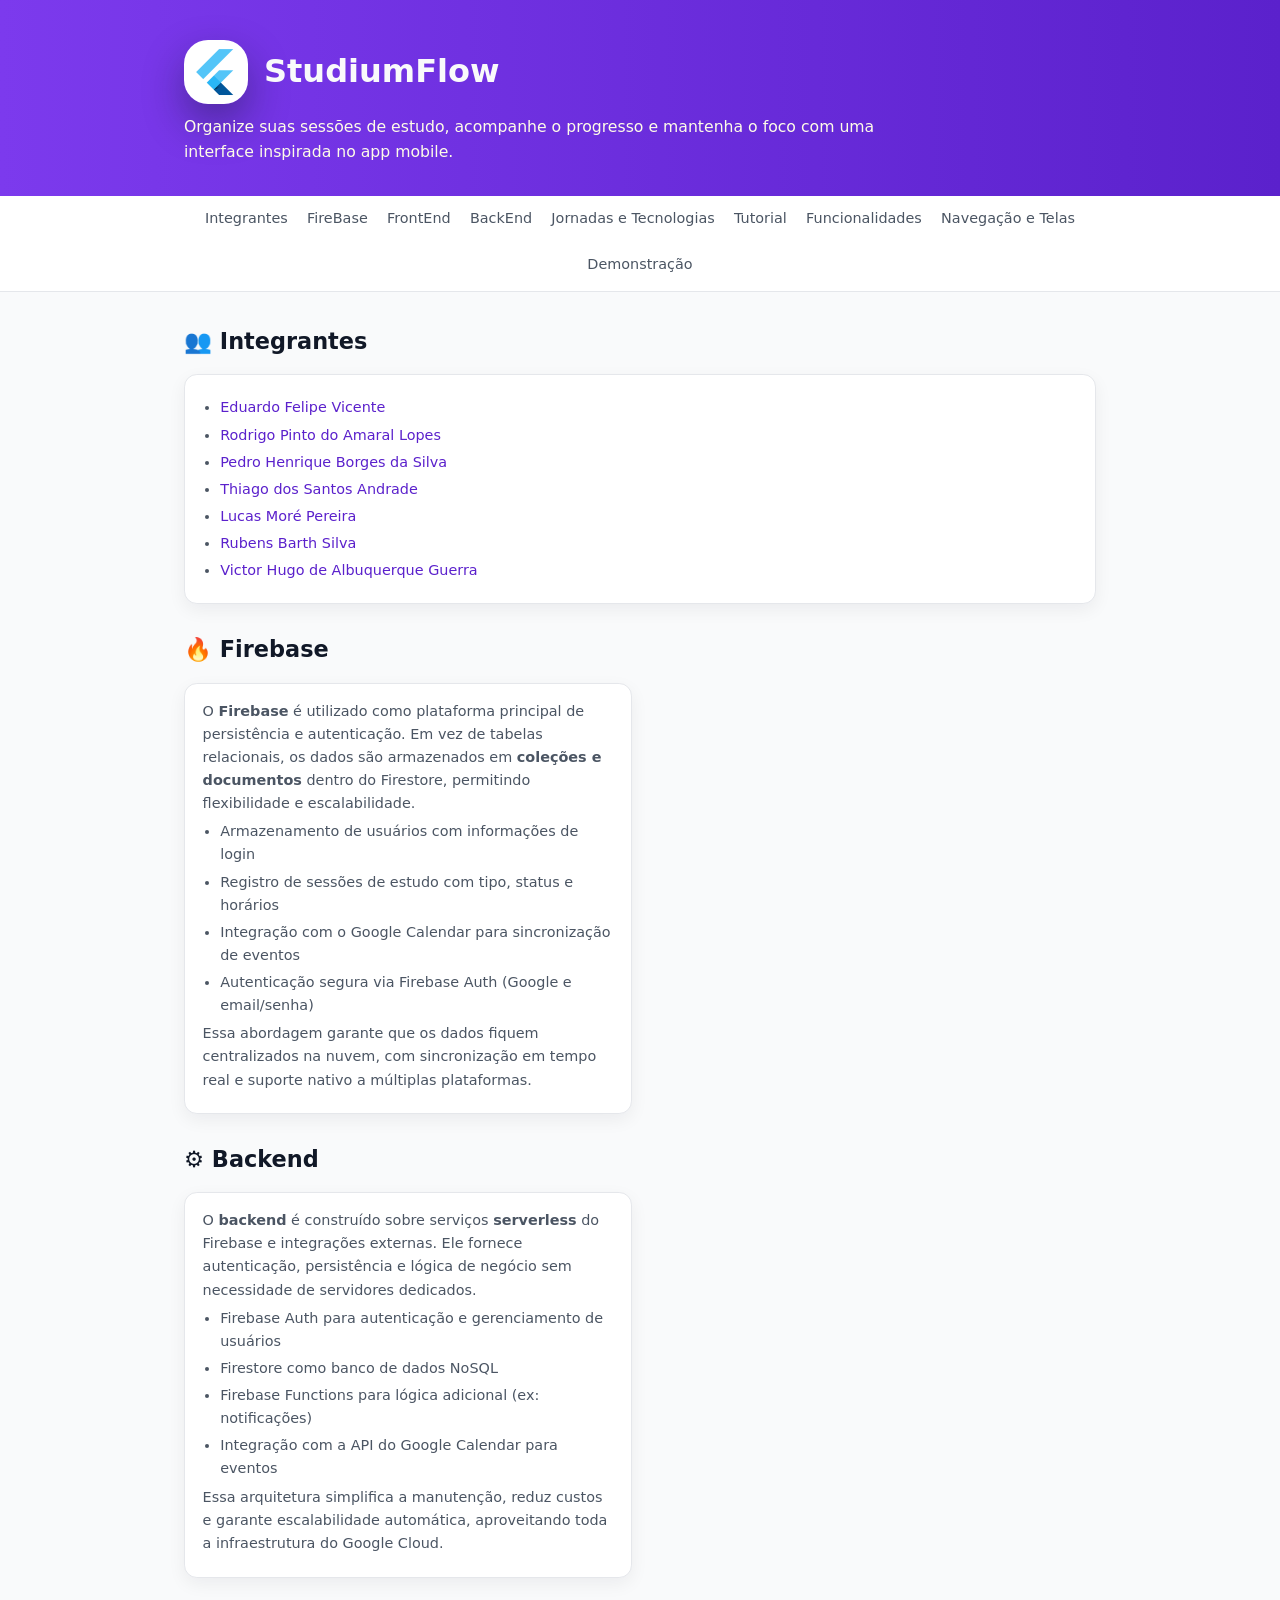
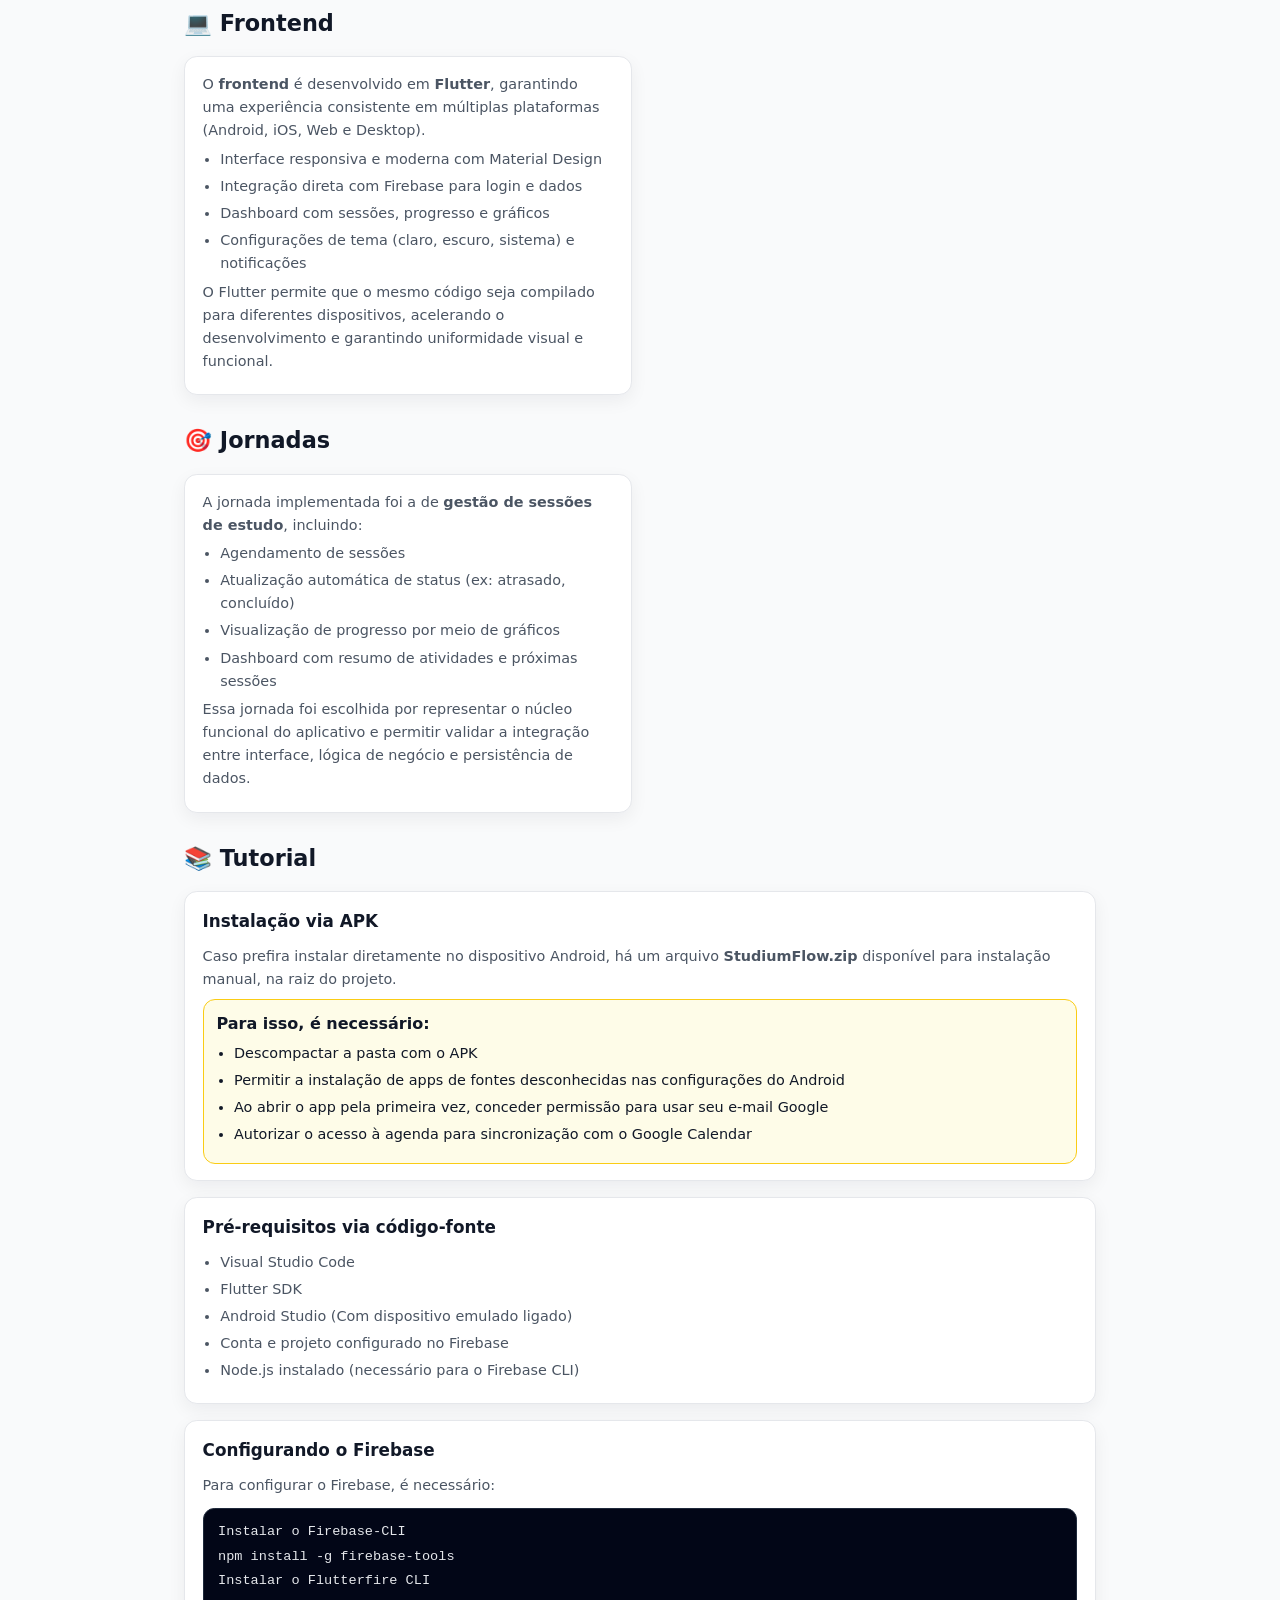
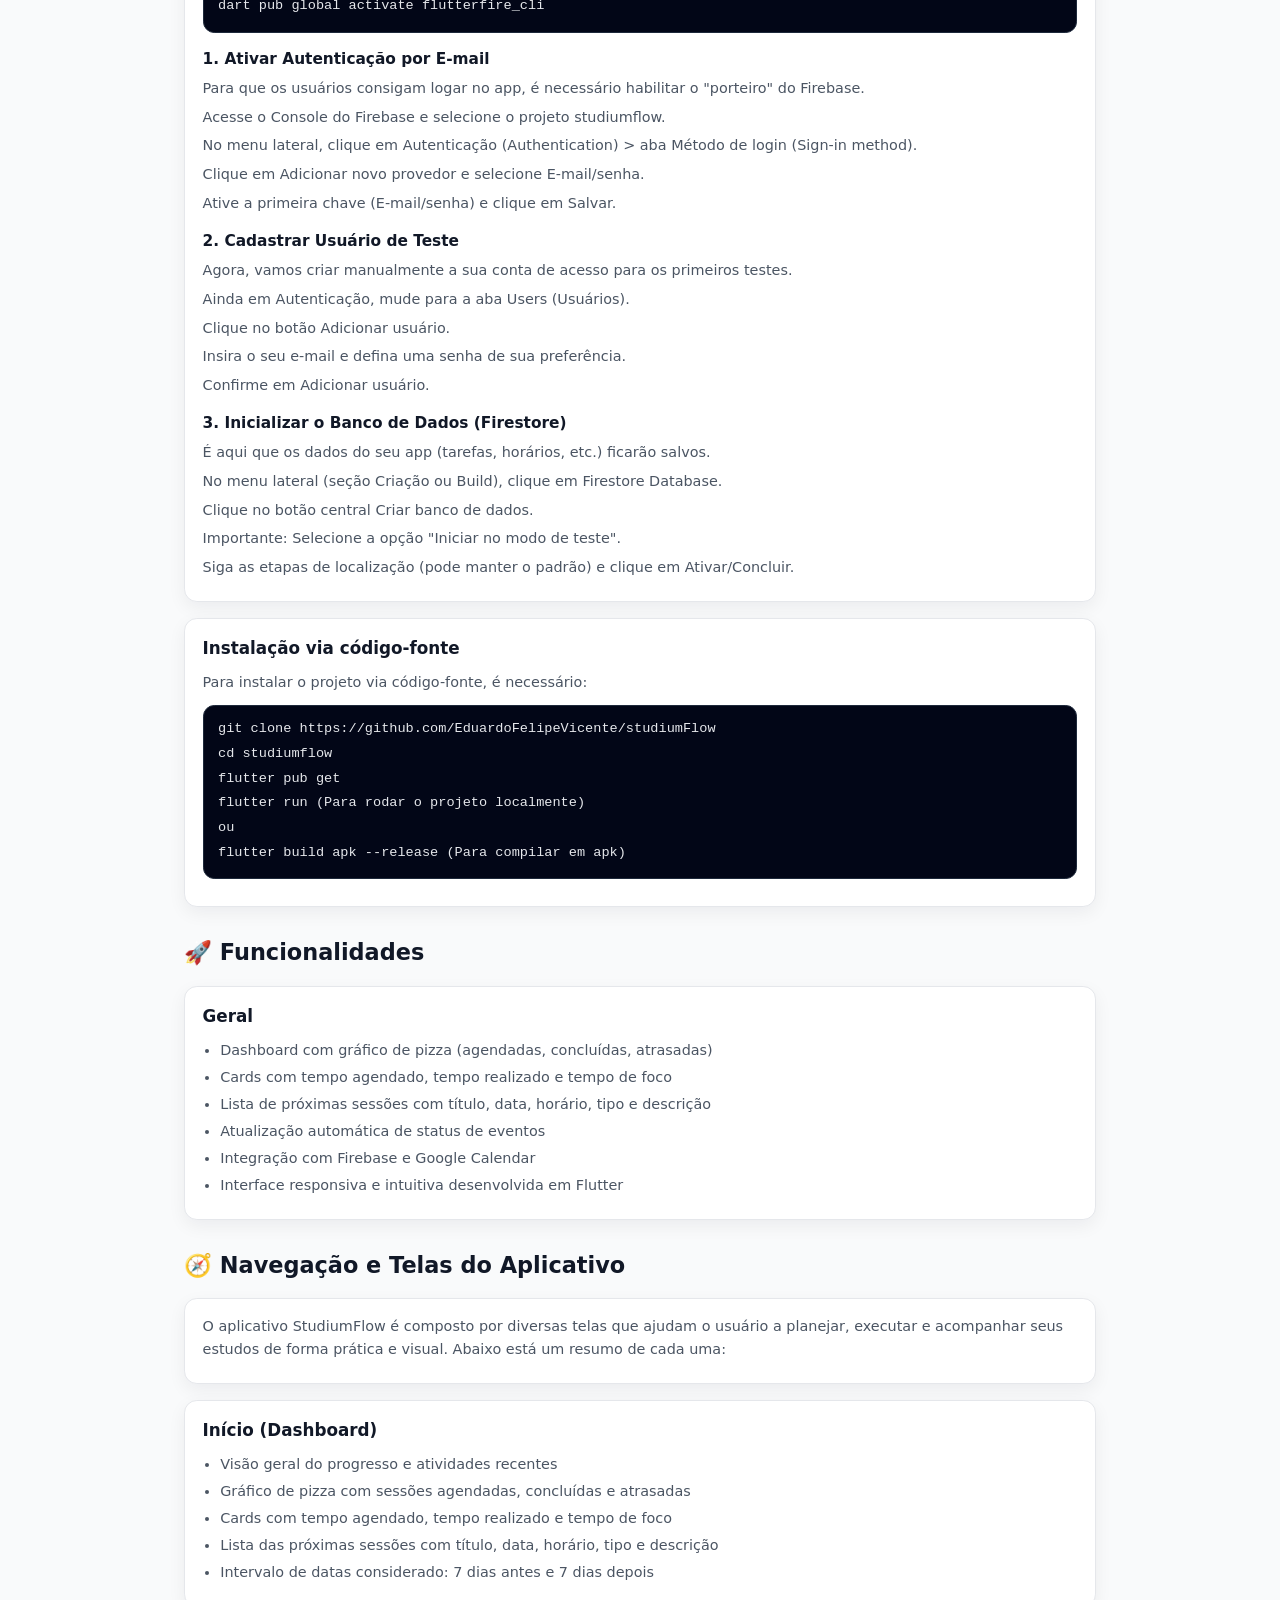
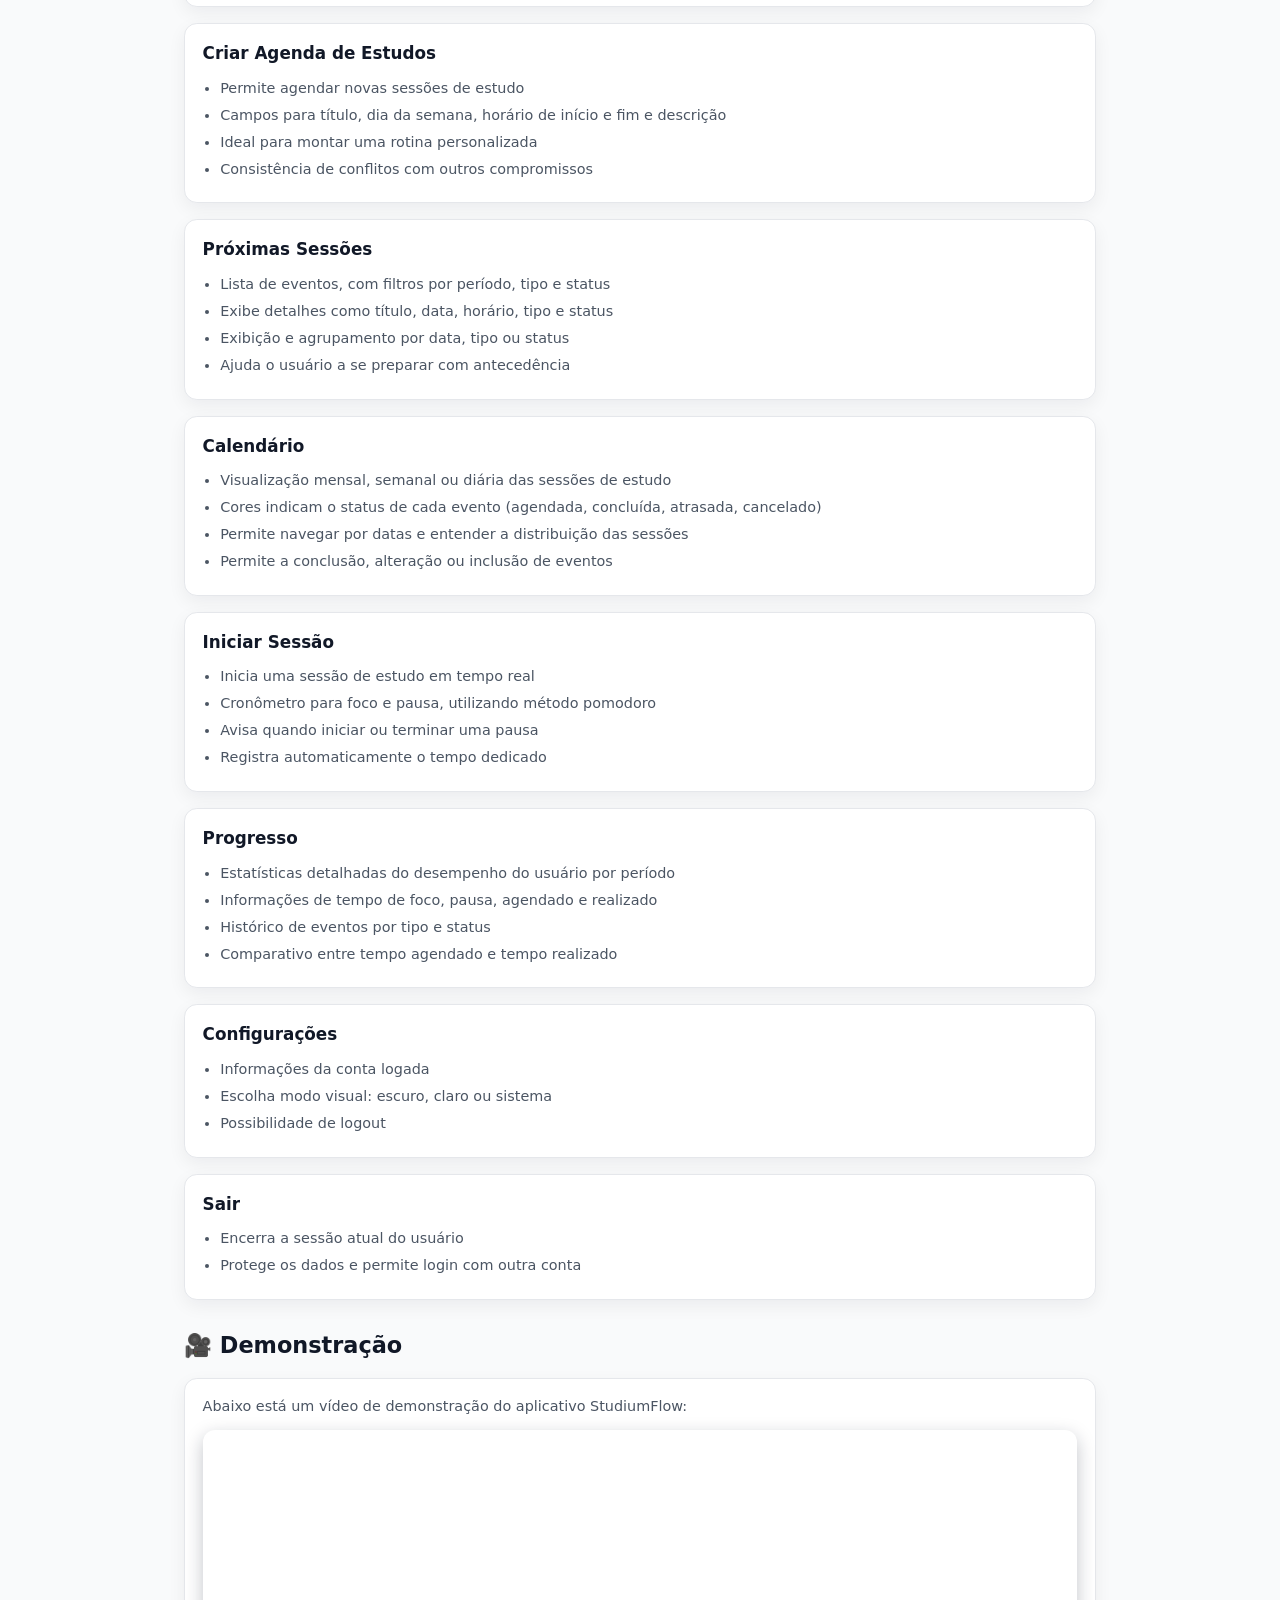
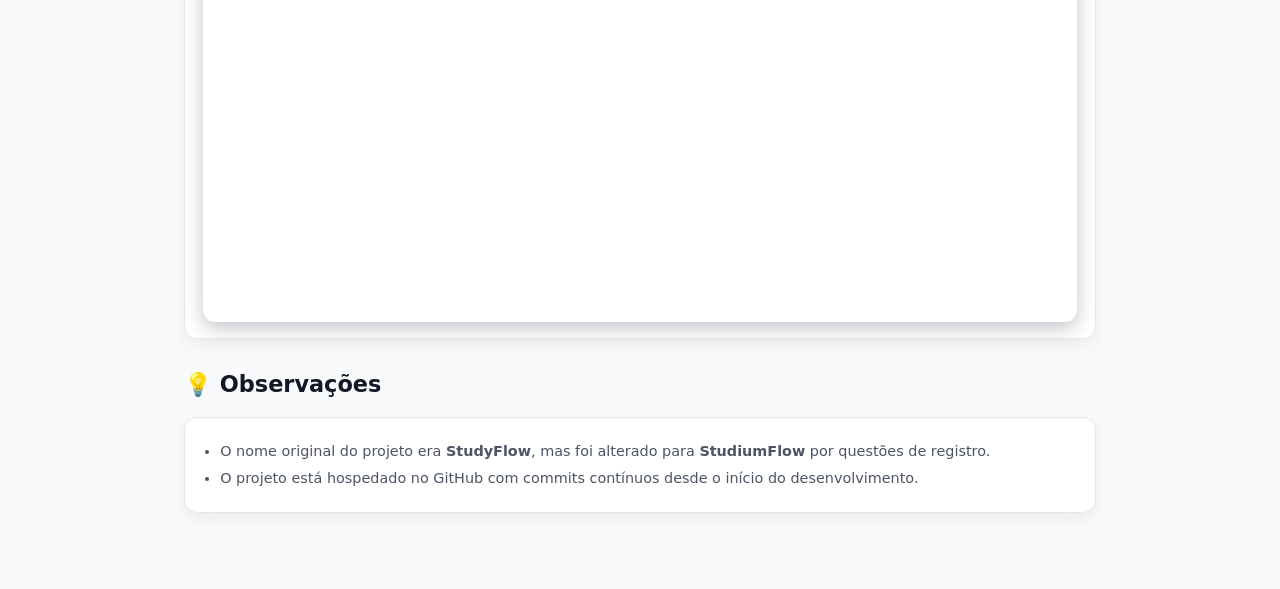
<file: index.html>
<!DOCTYPE html>
<html lang="en-US">
  <head>
    <meta charset="UTF-8">
    <meta http-equiv="X-UA-Compatible" content="IE=edge">
    <meta name="viewport" content="width=device-width, initial-scale=1">

    <!-- Begin Jekyll SEO tag v2.8.0 -->
    <title>StudiumFlow - Apresentação</title>
    <meta name="generator" content="Jekyll v3.10.0" />
    <meta property="og:title" content="StudiumFlow" />
    <link rel="icon" type="image/png" href="icons/favicon.png">
    <meta property="og:locale" content="en_US" />
    <link rel="canonical" href="https://eduardofelipevicente.github.io/studiumFlow/" />
    <meta property="og:url" content="https://eduardofelipevicente.github.io/studiumFlow/" />
    <meta property="og:site_name" content="studiumFlow" />
    <meta property="og:type" content="website" />
    <meta name="twitter:card" content="summary" />
    <meta property="twitter:title" content="StudiumFlow 📚🚀" />
    <script type="application/ld+json">
      {
        "@context": "https://schema.org",
        "@type": "WebSite",
        "headline": "StudiumFlow 📚🚀",
        "name": "studiumFlow",
        "url": "https://eduardofelipevicente.github.io/studiumFlow/"
      }
    </script>
    <!-- End Jekyll SEO tag -->

    <link rel="stylesheet" href="style.css">
  </head>

  <body>
    <section class="hero-layout">
      <div class="hero-inner">
        <div class="hero-copy">
          <div class="hero-title">
            <img src="icons/Icon-512.png" alt="Logo StudiumFlow" class="hero-logo">
            <h1 id="studiumflow-">
                <a href="https://github.com/EduardoFelipeVicente/studiumFlow" class="hero-title-link">
                  StudiumFlow
                </a>
              </h1>
          </div>

          <p class="hero-subtitle">
            Organize suas sessões de estudo, acompanhe o progresso e
            mantenha o foco com uma interface inspirada no app mobile.
          </p>
        </div>
      </div>
    </section>

    <header class="site-header">
      <div class="nav-container">
        <nav class="main-nav">
          <a href="#integrantes">Integrantes</a>
          <a href="#firebase">FireBase</a>
          <a href="#frontend">FrontEnd</a>
          <a href="#backend">BackEnd</a>
          <a href="#jornadas-tecnologias">Jornadas e Tecnologias</a>
          <a href="#tutorial">Tutorial</a>
          <a href="#funcionalidades">Funcionalidades</a>
          <a href="#navegacao-telas">Navegação e Telas</a>
          <a href="#demonstracao">Demonstração</a>
        </nav>
      </div>
    </header>

    <main class="page-shell">
      <section id="integrantes" class="section-card">
        <h2 class="section-title">👥 Integrantes</h2>
        <div class="card-grid">
          <article class="card">
            <ul class="list">
              <li><a href="https://github.com/EduardoFelipeVicente">Eduardo Felipe Vicente</a></li>
              <li><a href="https://github.com/Rodrigo-Amaral1">Rodrigo Pinto do Amaral Lopes</a></li>
              <li><a href="https://github.com/Azgro">Pedro Henrique Borges da Silva</a></li>
              <li><a href="https://github.com/HeedADR">Thiago dos Santos Andrade</a></li>
              <li><a href="https://github.com/lucasmorep">Lucas Moré Pereira</a></li>
              <li><a href="">Rubens Barth Silva</a></li>
              <li><a href="">Victor Hugo de Albuquerque Guerra</a></li>
            </ul>
          </article>
        </div>
      </section>

        <section id="firebase" class="section-card">
            <h2 class="section-title">🔥 Firebase</h2>
            <div class="card-grid two-columns">
                <article class="card">
                    <p class="card-text">
                        O <strong>Firebase</strong> é utilizado como plataforma principal de persistência e autenticação.
                        Em vez de tabelas relacionais, os dados são armazenados em <strong>coleções e documentos</strong>
                        dentro do Firestore, permitindo flexibilidade e escalabilidade.
                    </p>
                    <ul class="list">
                        <li>Armazenamento de usuários com informações de login</li>
                        <li>Registro de sessões de estudo com tipo, status e horários</li>
                        <li>Integração com o Google Calendar para sincronização de eventos</li>
                        <li>Autenticação segura via Firebase Auth (Google e email/senha)</li>
                    </ul>
                    <p class="card-text">
                        Essa abordagem garante que os dados fiquem centralizados na nuvem, com sincronização em tempo real
                        e suporte nativo a múltiplas plataformas.
                    </p>
                </article>
            </div>
        </section>

        <section id="backend" class="section-card">
            <h2 class="section-title">⚙️ Backend</h2>
            <div class="card-grid two-columns">
                <article class="card">
                    <p class="card-text">
                        O <strong>backend</strong> é construído sobre serviços <strong>serverless</strong> do Firebase e
                        integrações externas. Ele fornece autenticação, persistência e lógica de negócio sem necessidade
                        de servidores dedicados.
                    </p>
                    <ul class="list">
                        <li>Firebase Auth para autenticação e gerenciamento de usuários</li>
                        <li>Firestore como banco de dados NoSQL</li>
                        <li>Firebase Functions para lógica adicional (ex: notificações)</li>
                        <li>Integração com a API do Google Calendar para eventos</li>
                    </ul>
                    <p class="card-text">
                        Essa arquitetura simplifica a manutenção, reduz custos e garante escalabilidade automática,
                        aproveitando toda a infraestrutura do Google Cloud.
                    </p>
                </article>
            </div>
        </section>

        <section id="frontend" class="section-card">
            <h2 class="section-title">💻 Frontend</h2>
            <div class="card-grid two-columns">
                <article class="card">
                    <p class="card-text">
                        O <strong>frontend</strong> é desenvolvido em <strong>Flutter</strong>, garantindo uma experiência
                        consistente em múltiplas plataformas (Android, iOS, Web e Desktop).
                    </p>
                    <ul class="list">
                        <li>Interface responsiva e moderna com Material Design</li>
                        <li>Integração direta com Firebase para login e dados</li>
                        <li>Dashboard com sessões, progresso e gráficos</li>
                        <li>Configurações de tema (claro, escuro, sistema) e notificações</li>
                    </ul>
                    <p class="card-text">
                        O Flutter permite que o mesmo código seja compilado para diferentes dispositivos,
                        acelerando o desenvolvimento e garantindo uniformidade visual e funcional.
                    </p>
                </article>
            </div>
        </section>


      <section id="jornadas" class="section-card">
        <h2 class="section-title">🎯 Jornadas</h2>
        <div class="card-grid two-columns">
          <article class="card">
            <p class="card-text">
              A jornada implementada foi a de <strong>gestão de sessões de estudo</strong>, incluindo:
            </p>
            <ul class="list">
              <li>Agendamento de sessões</li>
              <li>Atualização automática de status (ex: atrasado, concluído)</li>
              <li>Visualização de progresso por meio de gráficos</li>
              <li>Dashboard com resumo de atividades e próximas sessões</li>
            </ul>
            <p class="card-text">
              Essa jornada foi escolhida por representar o núcleo funcional do aplicativo e permitir validar a integração entre interface, lógica de negócio e persistência de dados.
            </p>
          </article>
        </div>
      </section>

      <section id="tutorial" class="section-card">
        <h2 class="section-title">📚 Tutorial</h2>
        <div class="card-grid">
          <article class="card">
            <h3 class="card-title">Instalação via APK</h3>
            <p class="card-text">
              Caso prefira instalar diretamente no dispositivo Android, há um arquivo
              <strong>StudiumFlow.zip</strong> disponível para instalação manual, na raiz do projeto.
            </p>
            <div class="alert advice-list">
              <p class="alert-title">Para isso, é necessário:</p>
              <ul class="list">
                <li>Descompactar a pasta com o APK</li>
                <li>Permitir a instalação de apps de fontes desconhecidas nas configurações do Android</li>
                <li>Ao abrir o app pela primeira vez, conceder permissão para usar seu e-mail Google</li>
                <li>Autorizar o acesso à agenda para sincronização com o Google Calendar</li>
              </ul>
            </div>
          </article>

          <article class="card">
            <h3 class="card-title">Pré-requisitos via código-fonte</h3>
            <ul class="list">
              <li>Visual Studio Code</li>
              <li>Flutter SDK</li>
              <li>Android Studio (Com dispositivo emulado ligado)</li>
              <li>Conta e projeto configurado no Firebase</li>
              <li>Node.js instalado (necessário para o Firebase CLI)</li>
            </ul>
          </article>

          <article class="card">
            <h3 class="card-title">Configurando o Firebase</h3>
            <p class="card-text">Para configurar o Firebase, é necessário:</p>
            <div class="code-block">
              <ul class="code-list">
                <li>Instalar o Firebase-CLI</li>
                <li><code>npm install -g firebase-tools</code></li>
                <li>Instalar o Flutterfire CLI</li>
                <li><code>dart pub global activate flutterfire_cli</code></li>
              </ul>
            </div>

            <h4 class="card-subtitle">1. Ativar Autenticação por E-mail</h4>
            <p class="card-text">Para que os usuários consigam logar no app, é necessário habilitar o "porteiro" do Firebase.</p>
            <p class="card-text">Acesse o Console do Firebase e selecione o projeto studiumflow.</p>
            <p class="card-text">No menu lateral, clique em Autenticação (Authentication) &gt; aba Método de login (Sign-in method).</p>
            <p class="card-text">Clique em Adicionar novo provedor e selecione E-mail/senha.</p>
            <p class="card-text">Ative a primeira chave (E-mail/senha) e clique em Salvar.</p>

            <h4 class="card-subtitle">2. Cadastrar Usuário de Teste</h4>
            <p class="card-text">Agora, vamos criar manualmente a sua conta de acesso para os primeiros testes.</p>
            <p class="card-text">Ainda em Autenticação, mude para a aba Users (Usuários).</p>
            <p class="card-text">Clique no botão Adicionar usuário.</p>
            <p class="card-text">Insira o seu e-mail e defina uma senha de sua preferência.</p>
            <p class="card-text">Confirme em Adicionar usuário.</p>

            <h4 class="card-subtitle">3. Inicializar o Banco de Dados (Firestore)</h4>
            <p class="card-text">É aqui que os dados do seu app (tarefas, horários, etc.) ficarão salvos.</p>
            <p class="card-text">No menu lateral (seção Criação ou Build), clique em Firestore Database.</p>
            <p class="card-text">Clique no botão central Criar banco de dados.</p>
            <p class="card-text">Importante: Selecione a opção "Iniciar no modo de teste".</p>
            <p class="card-text">Siga as etapas de localização (pode manter o padrão) e clique em Ativar/Concluir.</p>
          </article>

          <article class="card">
            <h3 class="card-title">Instalação via código-fonte</h3>
            <p class="card-text">Para instalar o projeto via código-fonte, é necessário:</p>
            <div class="code-block">
              <ul class="code-list">
                <li><code>git clone https://github.com/EduardoFelipeVicente/studiumFlow</code></li>
                <li><code>cd studiumflow</code></li>
                <li><code>flutter pub get</code></li>
                <li><code>flutter run</code> (Para rodar o projeto localmente)</li>
                <li>ou</li>
                <li><code>flutter build apk --release</code> (Para compilar em apk)</li>
              </ul>
            </div>
          </article>
        </div>
      </section>

      <section id="funcionalidades" class="section-card">
        <h2 class="section-title">🚀 Funcionalidades</h2>
        <div class="card-grid">
          <article class="card">
            <h3 class="card-title">Geral</h3>
            <ul class="list">
              <li>Dashboard com gráfico de pizza (agendadas, concluídas, atrasadas)</li>
              <li>Cards com tempo agendado, tempo realizado e tempo de foco</li>
              <li>Lista de próximas sessões com título, data, horário, tipo e descrição</li>
              <li>Atualização automática de status de eventos</li>
              <li>Integração com Firebase e Google Calendar</li>
              <li>Interface responsiva e intuitiva desenvolvida em Flutter</li>
            </ul>
          </article>
        </div>
      </section>

      <section id="navegacao-telas" class="section-card">
        <h2 class="section-title">🧭 Navegação e Telas do Aplicativo</h2>
        <div class="card-grid">
          <article class="card">
            <p class="card-text">
              O aplicativo StudiumFlow é composto por diversas telas que ajudam o usuário a planejar, executar e acompanhar seus estudos de forma prática e visual. Abaixo está um resumo de cada uma:
            </p>
          </article>

          <article class="card">
            <h3 class="card-title">Início (Dashboard)</h3>
            <ul class="list">
              <li>Visão geral do progresso e atividades recentes</li>
              <li>Gráfico de pizza com sessões agendadas, concluídas e atrasadas</li>
              <li>Cards com tempo agendado, tempo realizado e tempo de foco</li>
              <li>Lista das próximas sessões com título, data, horário, tipo e descrição</li>
              <li>Intervalo de datas considerado: 7 dias antes e 7 dias depois</li>
            </ul>
          </article>

          <article class="card">
            <h3 class="card-title">Criar Agenda de Estudos</h3>
            <ul class="list">
              <li>Permite agendar novas sessões de estudo</li>
              <li>Campos para título, dia da semana, horário de início e fim e descrição</li>
              <li>Ideal para montar uma rotina personalizada</li>
              <li>Consistência de conflitos com outros compromissos</li>
            </ul>
          </article>

          <article class="card">
            <h3 class="card-title">Próximas Sessões</h3>
            <ul class="list">
              <li>Lista de eventos, com filtros por período, tipo e status</li>
              <li>Exibe detalhes como título, data, horário, tipo e status</li>
              <li>Exibição e agrupamento por data, tipo ou status</li>
              <li>Ajuda o usuário a se preparar com antecedência</li>
            </ul>
          </article>

          <article class="card">
            <h3 class="card-title">Calendário</h3>
            <ul class="list">
              <li>Visualização mensal, semanal ou diária das sessões de estudo</li>
              <li>Cores indicam o status de cada evento (agendada, concluída, atrasada, cancelado)</li>
              <li>Permite navegar por datas e entender a distribuição das sessões</li>
              <li>Permite a conclusão, alteração ou inclusão de eventos</li>
            </ul>
          </article>

          <article class="card">
            <h3 class="card-title">Iniciar Sessão</h3>
            <ul class="list">
              <li>Inicia uma sessão de estudo em tempo real</li>
              <li>Cronômetro para foco e pausa, utilizando método pomodoro</li>
              <li>Avisa quando iniciar ou terminar uma pausa</li>
              <li>Registra automaticamente o tempo dedicado</li>
            </ul>
          </article>

          <article class="card">
            <h3 class="card-title">Progresso</h3>
            <ul class="list">
              <li>Estatísticas detalhadas do desempenho do usuário por período</li>
              <li>Informações de tempo de foco, pausa, agendado e realizado</li>
              <li>Histórico de eventos por tipo e status</li>
              <li>Comparativo entre tempo agendado e tempo realizado</li>
            </ul>
          </article>

          <article class="card">
            <h3 class="card-title">Configurações</h3>
            <ul class="list">
              <li>Informações da conta logada</li>
              <li>Escolha modo visual: escuro, claro ou sistema</li>
              <li>Possibilidade de logout</li>
            </ul>
          </article>

          <article class="card">
            <h3 class="card-title">Sair</h3>
            <ul class="list">
              <li>Encerra a sessão atual do usuário</li>
              <li>Protege os dados e permite login com outra conta</li>
            </ul>
          </article>
        </div>
      </section>

      <section id="demonstracao" class="section-card">
        <h2 class="section-title">🎥 Demonstração</h2>
        <div class="card-grid">
          <article class="card">
            <p class="card-text">
              Abaixo está um vídeo de demonstração do aplicativo StudiumFlow:
            </p>
      
            <div class="video-wrapper">
              <iframe
                src="https://www.youtube.com/embed/AjLPTTvwAYI"
                title="Demonstração StudiumFlow"
                frameborder="0"
                allow="accelerometer; autoplay; clipboard-write; encrypted-media; gyroscope; picture-in-picture; web-share"
                allowfullscreen>
              </iframe>
            </div>
          </article>
        </div>
      </section>

      <section id="observacoes" class="section-card">
        <h2 class="section-title">💡 Observações</h2>
        <div class="card-grid">
          <article class="card">
            <ul class="list">
              <li>O nome original do projeto era <strong>StudyFlow</strong>, mas foi alterado para <strong>StudiumFlow</strong> por questões de registro.</li>
              <li>O projeto está hospedado no GitHub com commits contínuos desde o início do desenvolvimento.</li>
            </ul>
          </article>
        </div>
      </section>
    </main>
  </body>
</html>
</file>
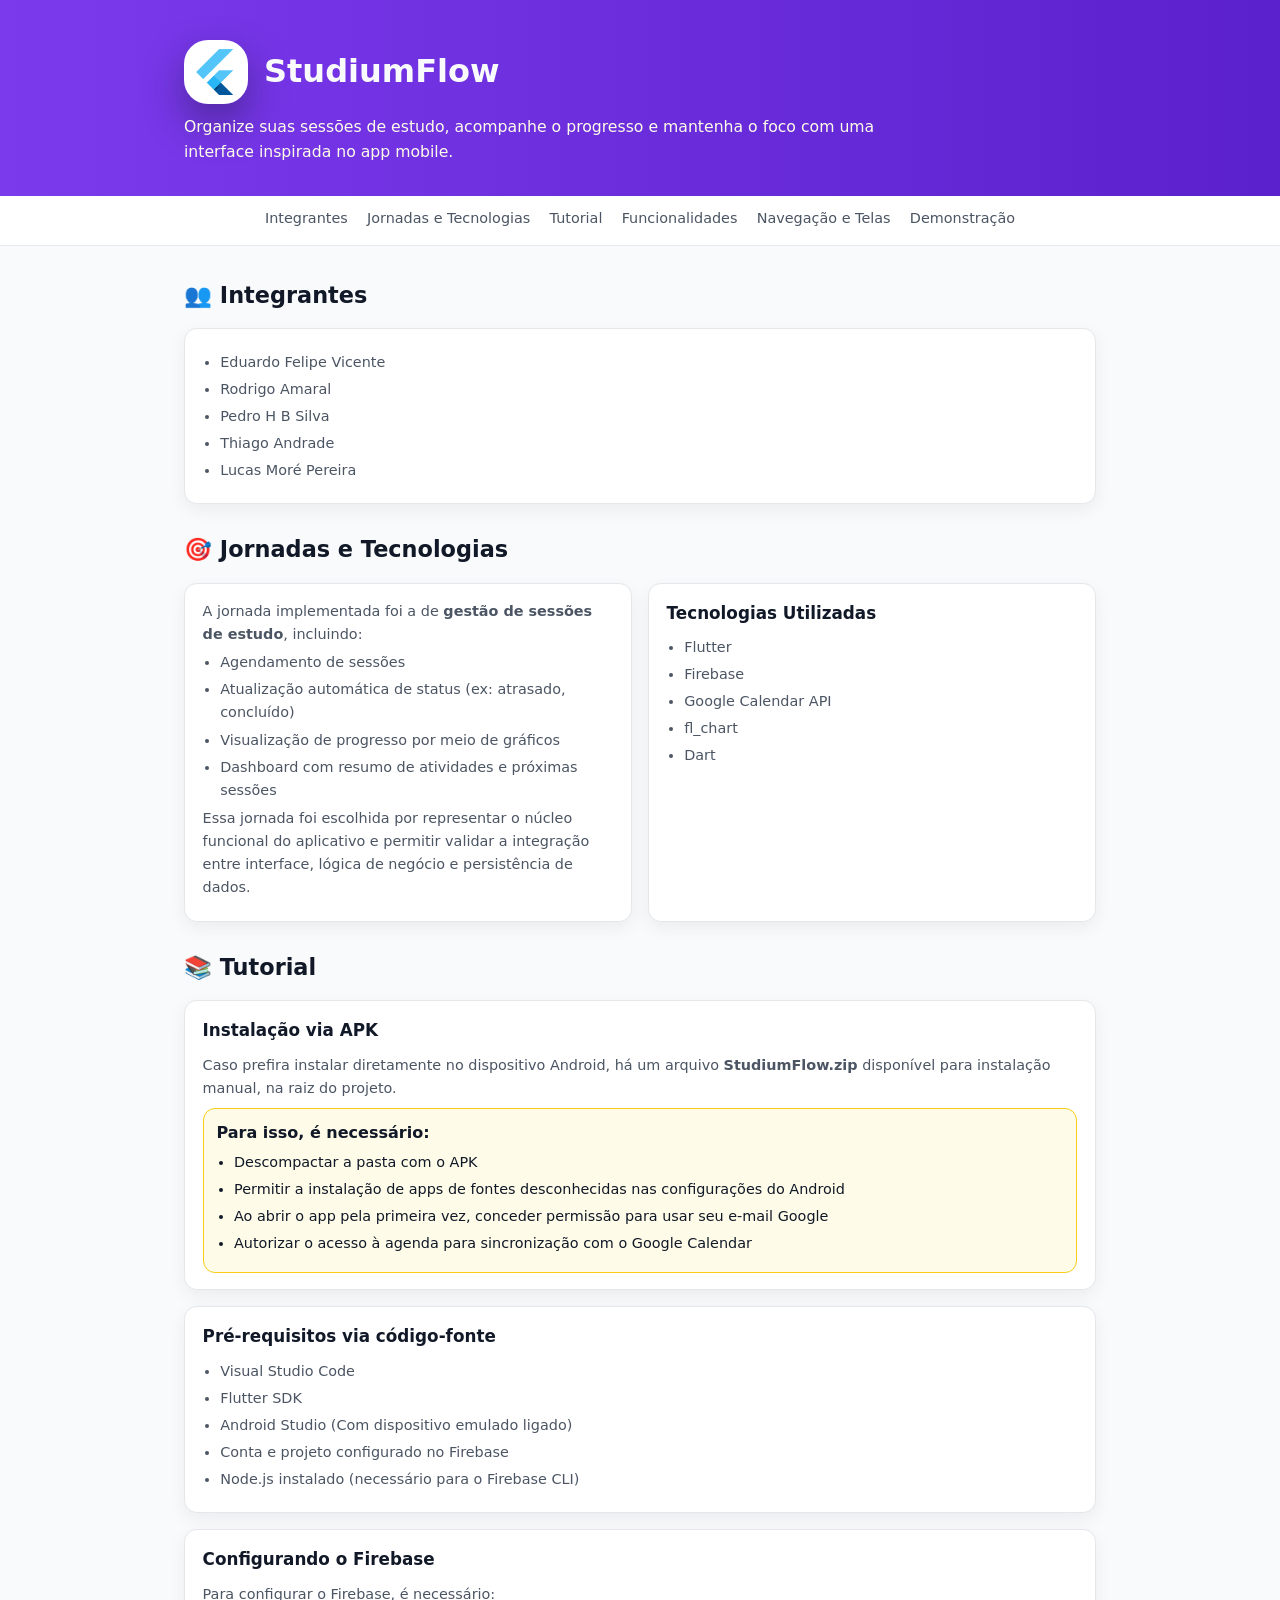
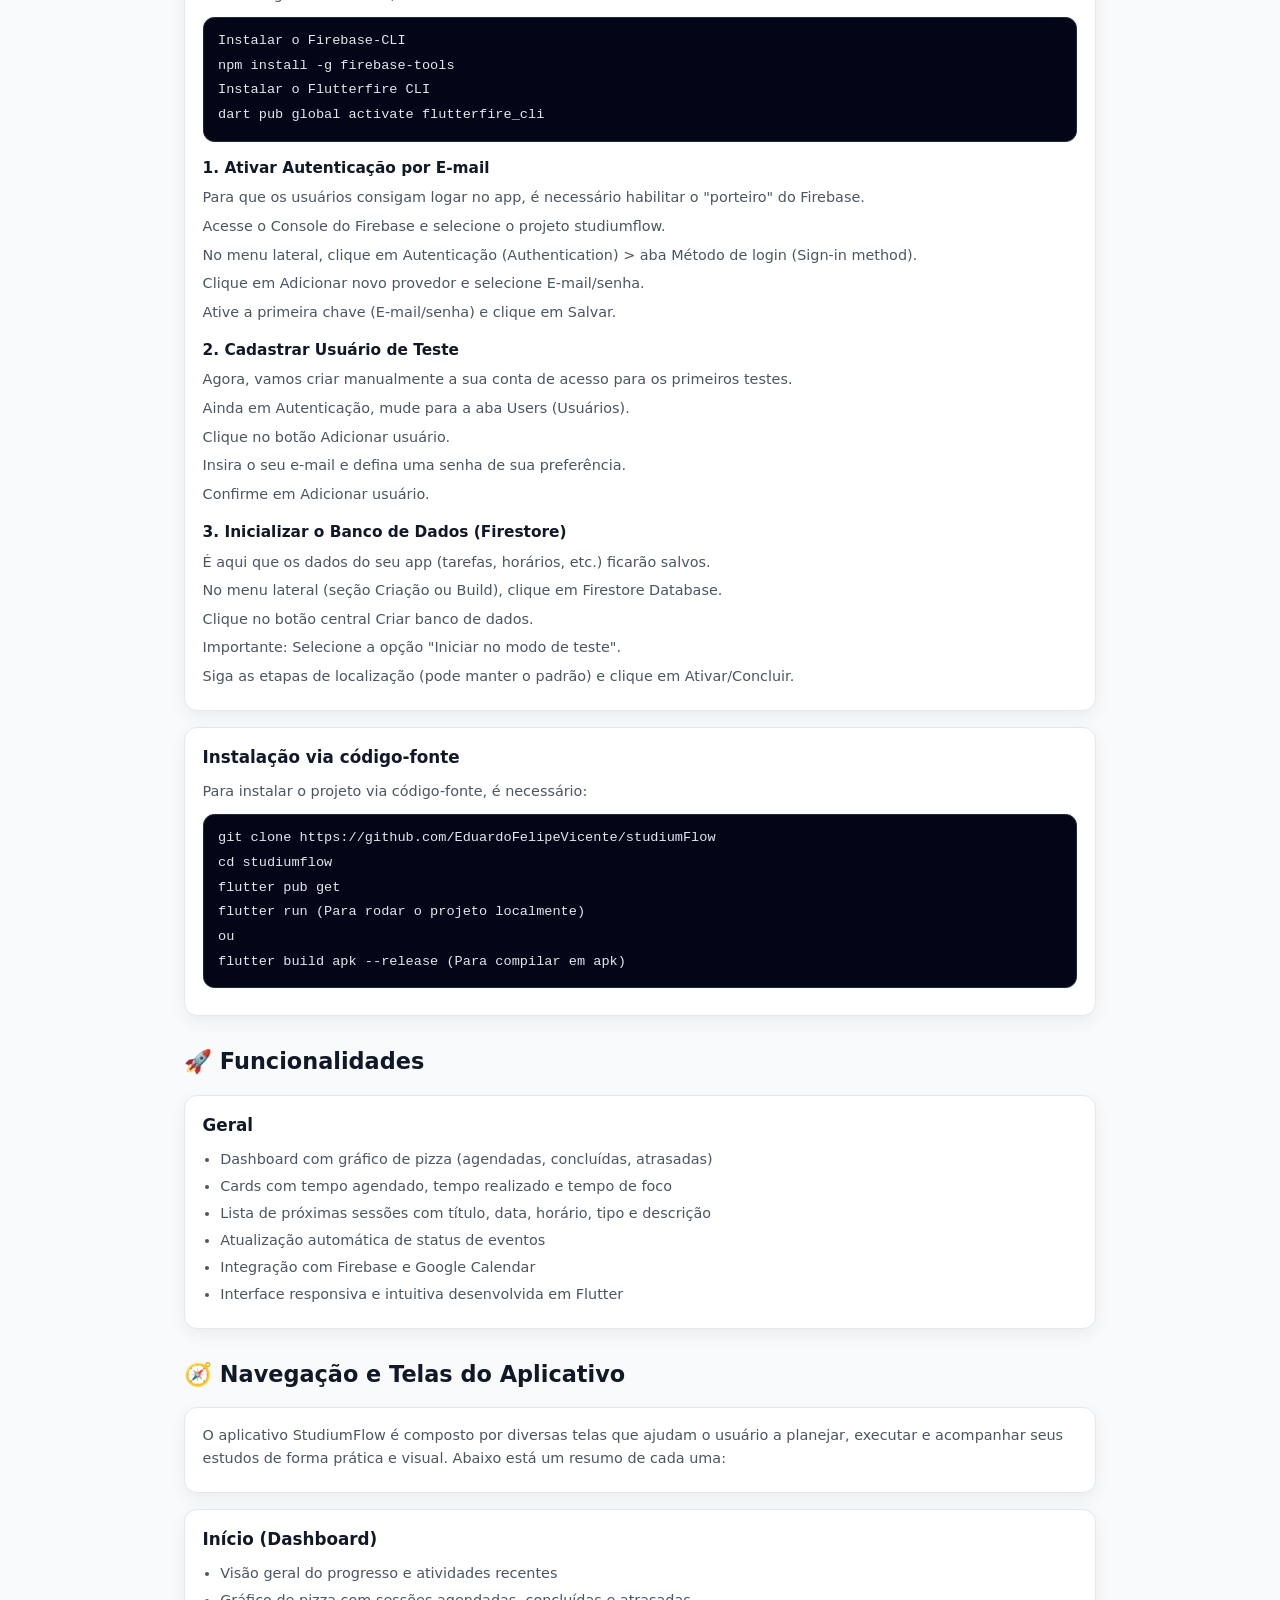
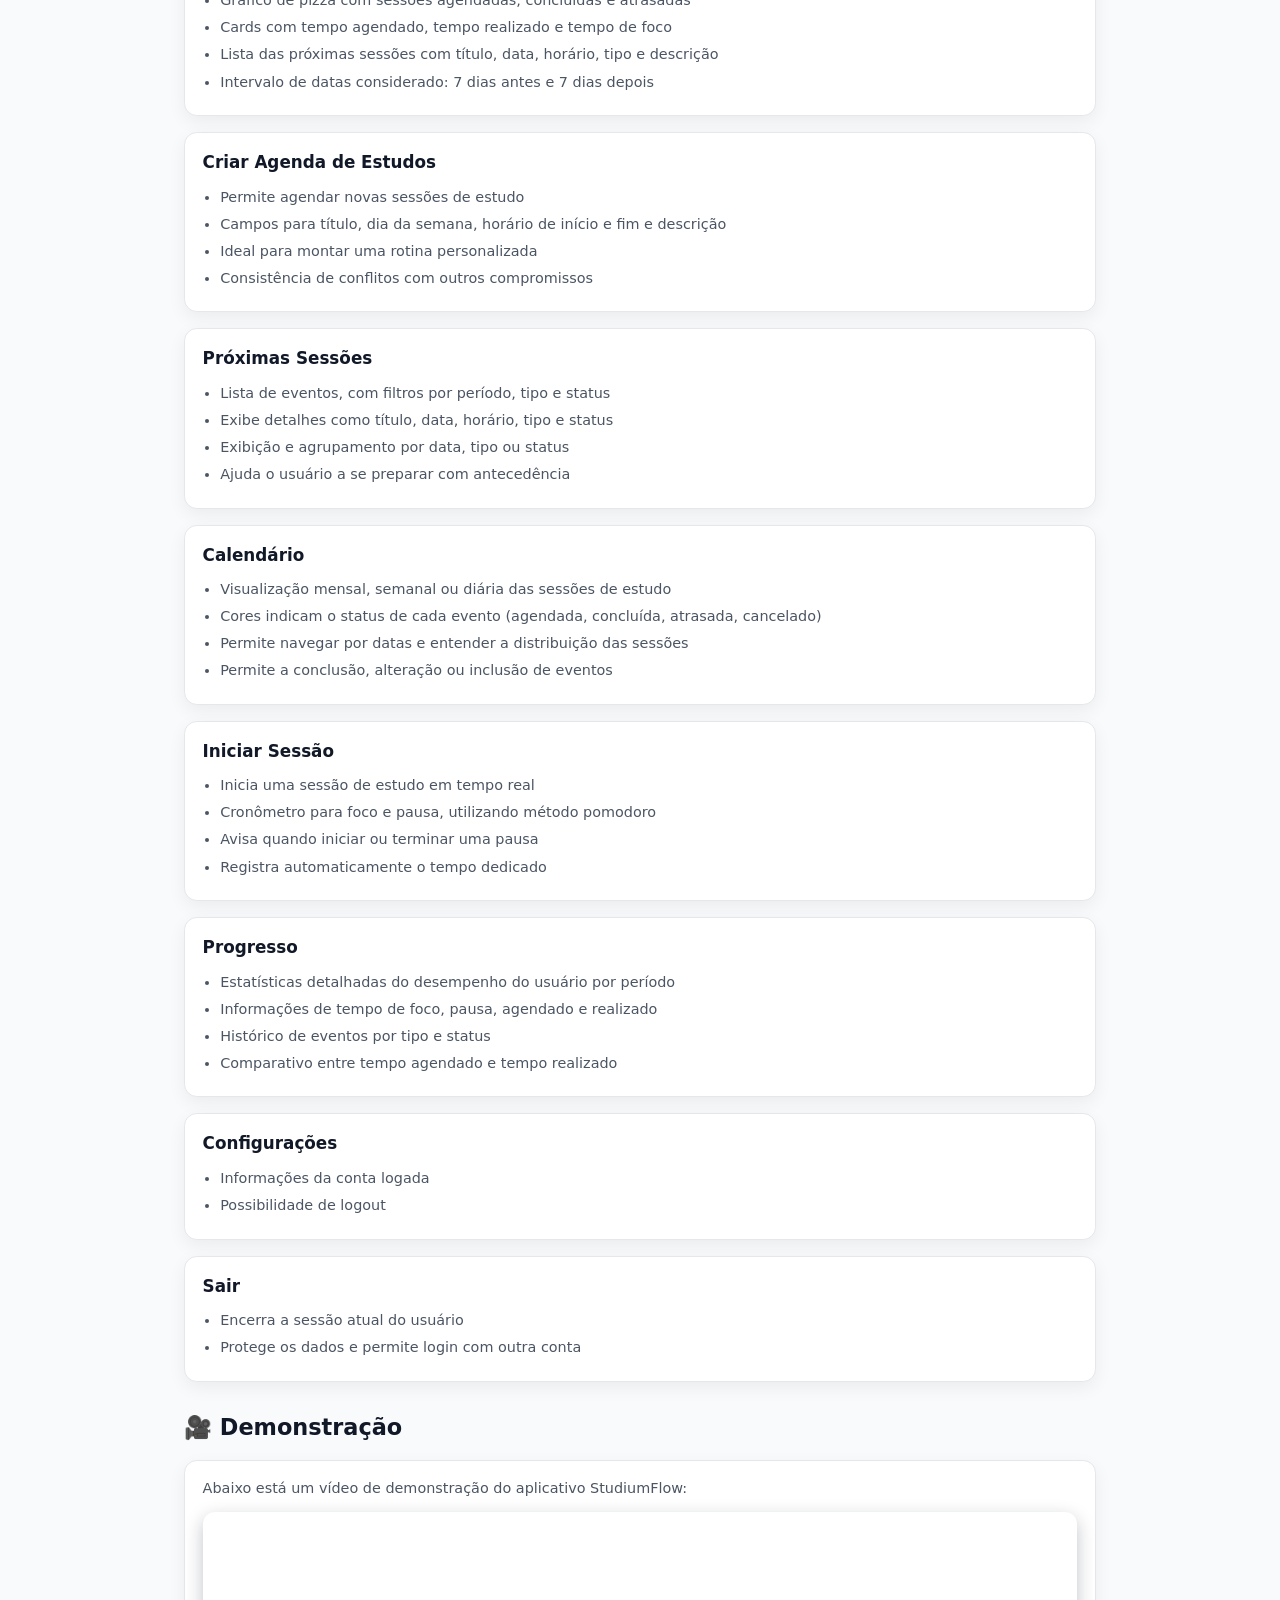
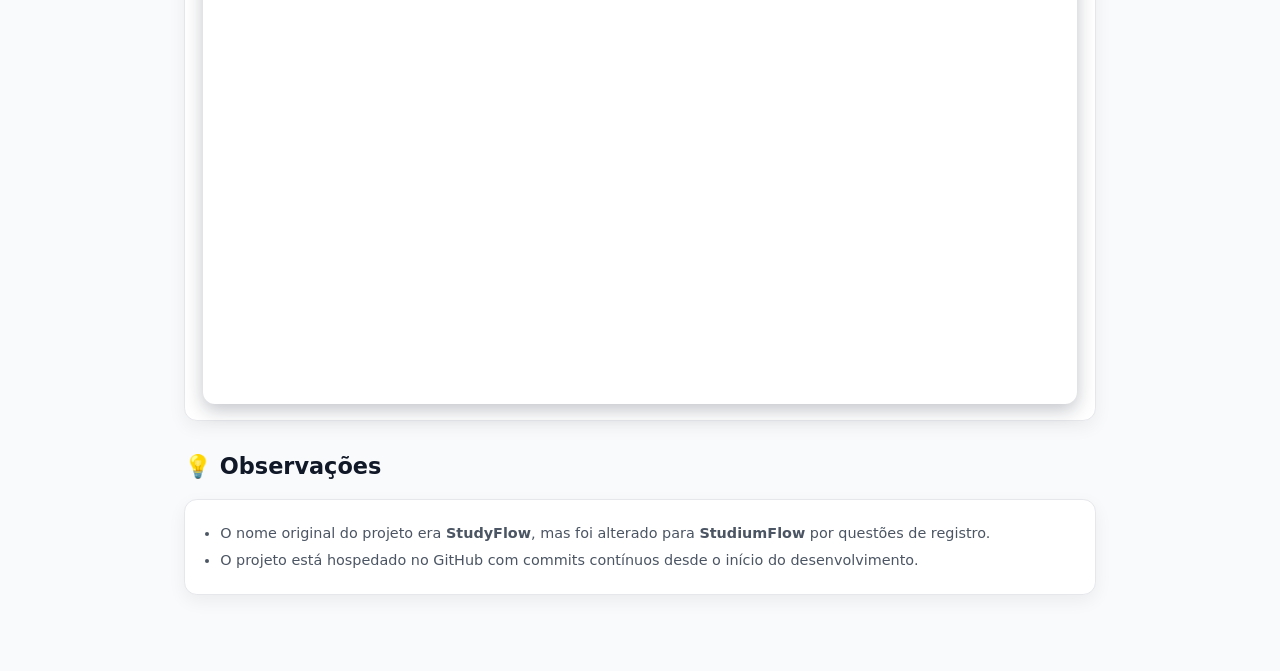
<file: landing-page/index.html>
<!DOCTYPE html>
<html lang="en-US">
  <head>
    <meta charset="UTF-8">
    <meta http-equiv="X-UA-Compatible" content="IE=edge">
    <meta name="viewport" content="width=device-width, initial-scale=1">

    <!-- Begin Jekyll SEO tag v2.8.0 -->
    <title>StudiumFlow - Apresentação</title>
    <meta name="generator" content="Jekyll v3.10.0" />
    <meta property="og:title" content="StudiumFlow" />
    <link rel="icon" type="image/png" href="icons/favicon.png">
    <meta property="og:locale" content="en_US" />
    <link rel="canonical" href="https://eduardofelipevicente.github.io/studiumFlow/" />
    <meta property="og:url" content="https://eduardofelipevicente.github.io/studiumFlow/" />
    <meta property="og:site_name" content="studiumFlow" />
    <meta property="og:type" content="website" />
    <meta name="twitter:card" content="summary" />
    <meta property="twitter:title" content="StudiumFlow 📚🚀" />
    <script type="application/ld+json">
      {
        "@context": "https://schema.org",
        "@type": "WebSite",
        "headline": "StudiumFlow 📚🚀",
        "name": "studiumFlow",
        "url": "https://eduardofelipevicente.github.io/studiumFlow/"
      }
    </script>
    <!-- End Jekyll SEO tag -->

    <link rel="stylesheet" href="style.css">
  </head>

  <body>
    <section class="hero-layout">
      <div class="hero-inner">
        <div class="hero-copy">
          <div class="hero-title">
            <img src="icons/Icon-512.png" alt="Logo StudiumFlow" class="hero-logo">
            <h1 id="studiumflow-">
                <a href="https://github.com/EduardoFelipeVicente/studiumFlow" class="hero-title-link">
                  StudiumFlow
                </a>
              </h1>
          </div>

          <p class="hero-subtitle">
            Organize suas sessões de estudo, acompanhe o progresso e
            mantenha o foco com uma interface inspirada no app mobile.
          </p>
        </div>
      </div>
    </section>

    <header class="site-header">
      <div class="nav-container">
        <nav class="main-nav">
          <a href="#integrantes">Integrantes</a>
          <a href="#jornadas-tecnologias">Jornadas e Tecnologias</a>
          <a href="#tutorial">Tutorial</a>
          <a href="#funcionalidades">Funcionalidades</a>
          <a href="#navegacao-telas">Navegação e Telas</a>
          <a href="#demonstracao">Demonstração</a>
        </nav>
      </div>
    </header>

    <main class="page-shell">
      <section id="integrantes" class="section-card">
        <h2 class="section-title">👥 Integrantes</h2>
        <div class="card-grid">
          <article class="card">
            <ul class="list">
              <li>Eduardo Felipe Vicente</li>
              <li>Rodrigo Amaral</li>
              <li>Pedro H B Silva</li>
              <li>Thiago Andrade</li>
              <li>Lucas Moré Pereira</li>
            </ul>
          </article>
        </div>
      </section>

      <section id="jornadas-tecnologias" class="section-card">
        <h2 class="section-title">🎯 Jornadas e Tecnologias</h2>
        <div class="card-grid two-columns">
          <article class="card">
            <p class="card-text">
              A jornada implementada foi a de <strong>gestão de sessões de estudo</strong>, incluindo:
            </p>
            <ul class="list">
              <li>Agendamento de sessões</li>
              <li>Atualização automática de status (ex: atrasado, concluído)</li>
              <li>Visualização de progresso por meio de gráficos</li>
              <li>Dashboard com resumo de atividades e próximas sessões</li>
            </ul>
            <p class="card-text">
              Essa jornada foi escolhida por representar o núcleo funcional do aplicativo e permitir validar a integração entre interface, lógica de negócio e persistência de dados.
            </p>
          </article>

          <article class="card">
            <h3 class="card-title">Tecnologias Utilizadas</h3>
            <ul class="list">
              <li>Flutter</li>
              <li>Firebase</li>
              <li>Google Calendar API</li>
              <li>fl_chart</li>
              <li>Dart</li>
            </ul>
          </article>
        </div>
      </section>

      <section id="tutorial" class="section-card">
        <h2 class="section-title">📚 Tutorial</h2>
        <div class="card-grid">
          <article class="card">
            <h3 class="card-title">Instalação via APK</h3>
            <p class="card-text">
              Caso prefira instalar diretamente no dispositivo Android, há um arquivo
              <strong>StudiumFlow.zip</strong> disponível para instalação manual, na raiz do projeto.
            </p>
            <div class="alert advice-list">
              <p class="alert-title">Para isso, é necessário:</p>
              <ul class="list">
                <li>Descompactar a pasta com o APK</li>
                <li>Permitir a instalação de apps de fontes desconhecidas nas configurações do Android</li>
                <li>Ao abrir o app pela primeira vez, conceder permissão para usar seu e-mail Google</li>
                <li>Autorizar o acesso à agenda para sincronização com o Google Calendar</li>
              </ul>
            </div>
          </article>

          <article class="card">
            <h3 class="card-title">Pré-requisitos via código-fonte</h3>
            <ul class="list">
              <li>Visual Studio Code</li>
              <li>Flutter SDK</li>
              <li>Android Studio (Com dispositivo emulado ligado)</li>
              <li>Conta e projeto configurado no Firebase</li>
              <li>Node.js instalado (necessário para o Firebase CLI)</li>
            </ul>
          </article>

          <article class="card">
            <h3 class="card-title">Configurando o Firebase</h3>
            <p class="card-text">Para configurar o Firebase, é necessário:</p>
            <div class="code-block">
              <ul class="code-list">
                <li>Instalar o Firebase-CLI</li>
                <li><code>npm install -g firebase-tools</code></li>
                <li>Instalar o Flutterfire CLI</li>
                <li><code>dart pub global activate flutterfire_cli</code></li>
              </ul>
            </div>

            <h4 class="card-subtitle">1. Ativar Autenticação por E-mail</h4>
            <p class="card-text">Para que os usuários consigam logar no app, é necessário habilitar o "porteiro" do Firebase.</p>
            <p class="card-text">Acesse o Console do Firebase e selecione o projeto studiumflow.</p>
            <p class="card-text">No menu lateral, clique em Autenticação (Authentication) &gt; aba Método de login (Sign-in method).</p>
            <p class="card-text">Clique em Adicionar novo provedor e selecione E-mail/senha.</p>
            <p class="card-text">Ative a primeira chave (E-mail/senha) e clique em Salvar.</p>

            <h4 class="card-subtitle">2. Cadastrar Usuário de Teste</h4>
            <p class="card-text">Agora, vamos criar manualmente a sua conta de acesso para os primeiros testes.</p>
            <p class="card-text">Ainda em Autenticação, mude para a aba Users (Usuários).</p>
            <p class="card-text">Clique no botão Adicionar usuário.</p>
            <p class="card-text">Insira o seu e-mail e defina uma senha de sua preferência.</p>
            <p class="card-text">Confirme em Adicionar usuário.</p>

            <h4 class="card-subtitle">3. Inicializar o Banco de Dados (Firestore)</h4>
            <p class="card-text">É aqui que os dados do seu app (tarefas, horários, etc.) ficarão salvos.</p>
            <p class="card-text">No menu lateral (seção Criação ou Build), clique em Firestore Database.</p>
            <p class="card-text">Clique no botão central Criar banco de dados.</p>
            <p class="card-text">Importante: Selecione a opção "Iniciar no modo de teste".</p>
            <p class="card-text">Siga as etapas de localização (pode manter o padrão) e clique em Ativar/Concluir.</p>
          </article>

          <article class="card">
            <h3 class="card-title">Instalação via código-fonte</h3>
            <p class="card-text">Para instalar o projeto via código-fonte, é necessário:</p>
            <div class="code-block">
              <ul class="code-list">
                <li><code>git clone https://github.com/EduardoFelipeVicente/studiumFlow</code></li>
                <li><code>cd studiumflow</code></li>
                <li><code>flutter pub get</code></li>
                <li><code>flutter run</code> (Para rodar o projeto localmente)</li>
                <li>ou</li>
                <li><code>flutter build apk --release</code> (Para compilar em apk)</li>
              </ul>
            </div>
          </article>
        </div>
      </section>

      <section id="funcionalidades" class="section-card">
        <h2 class="section-title">🚀 Funcionalidades</h2>
        <div class="card-grid">
          <article class="card">
            <h3 class="card-title">Geral</h3>
            <ul class="list">
              <li>Dashboard com gráfico de pizza (agendadas, concluídas, atrasadas)</li>
              <li>Cards com tempo agendado, tempo realizado e tempo de foco</li>
              <li>Lista de próximas sessões com título, data, horário, tipo e descrição</li>
              <li>Atualização automática de status de eventos</li>
              <li>Integração com Firebase e Google Calendar</li>
              <li>Interface responsiva e intuitiva desenvolvida em Flutter</li>
            </ul>
          </article>
        </div>
      </section>

      <section id="navegacao-telas" class="section-card">
        <h2 class="section-title">🧭 Navegação e Telas do Aplicativo</h2>
        <div class="card-grid">
          <article class="card">
            <p class="card-text">
              O aplicativo StudiumFlow é composto por diversas telas que ajudam o usuário a planejar, executar e acompanhar seus estudos de forma prática e visual. Abaixo está um resumo de cada uma:
            </p>
          </article>

          <article class="card">
            <h3 class="card-title">Início (Dashboard)</h3>
            <ul class="list">
              <li>Visão geral do progresso e atividades recentes</li>
              <li>Gráfico de pizza com sessões agendadas, concluídas e atrasadas</li>
              <li>Cards com tempo agendado, tempo realizado e tempo de foco</li>
              <li>Lista das próximas sessões com título, data, horário, tipo e descrição</li>
              <li>Intervalo de datas considerado: 7 dias antes e 7 dias depois</li>
            </ul>
          </article>

          <article class="card">
            <h3 class="card-title">Criar Agenda de Estudos</h3>
            <ul class="list">
              <li>Permite agendar novas sessões de estudo</li>
              <li>Campos para título, dia da semana, horário de início e fim e descrição</li>
              <li>Ideal para montar uma rotina personalizada</li>
              <li>Consistência de conflitos com outros compromissos</li>
            </ul>
          </article>

          <article class="card">
            <h3 class="card-title">Próximas Sessões</h3>
            <ul class="list">
              <li>Lista de eventos, com filtros por período, tipo e status</li>
              <li>Exibe detalhes como título, data, horário, tipo e status</li>
              <li>Exibição e agrupamento por data, tipo ou status</li>
              <li>Ajuda o usuário a se preparar com antecedência</li>
            </ul>
          </article>

          <article class="card">
            <h3 class="card-title">Calendário</h3>
            <ul class="list">
              <li>Visualização mensal, semanal ou diária das sessões de estudo</li>
              <li>Cores indicam o status de cada evento (agendada, concluída, atrasada, cancelado)</li>
              <li>Permite navegar por datas e entender a distribuição das sessões</li>
              <li>Permite a conclusão, alteração ou inclusão de eventos</li>
            </ul>
          </article>

          <article class="card">
            <h3 class="card-title">Iniciar Sessão</h3>
            <ul class="list">
              <li>Inicia uma sessão de estudo em tempo real</li>
              <li>Cronômetro para foco e pausa, utilizando método pomodoro</li>
              <li>Avisa quando iniciar ou terminar uma pausa</li>
              <li>Registra automaticamente o tempo dedicado</li>
            </ul>
          </article>

          <article class="card">
            <h3 class="card-title">Progresso</h3>
            <ul class="list">
              <li>Estatísticas detalhadas do desempenho do usuário por período</li>
              <li>Informações de tempo de foco, pausa, agendado e realizado</li>
              <li>Histórico de eventos por tipo e status</li>
              <li>Comparativo entre tempo agendado e tempo realizado</li>
            </ul>
          </article>

          <article class="card">
            <h3 class="card-title">Configurações</h3>
            <ul class="list">
              <li>Informações da conta logada</li>
              <li>Possibilidade de logout</li>
            </ul>
          </article>

          <article class="card">
            <h3 class="card-title">Sair</h3>
            <ul class="list">
              <li>Encerra a sessão atual do usuário</li>
              <li>Protege os dados e permite login com outra conta</li>
            </ul>
          </article>
        </div>
      </section>

      <section id="demonstracao" class="section-card">
        <h2 class="section-title">🎥 Demonstração</h2>
        <div class="card-grid">
          <article class="card">
            <p class="card-text">
              Abaixo está um vídeo de demonstração do aplicativo StudiumFlow:
            </p>
      
            <div class="video-wrapper">
              <iframe
                src="https://www.youtube.com/embed/W0izWC2wc_E"
                title="Demonstração StudiumFlow"
                frameborder="0"
                allow="accelerometer; autoplay; clipboard-write; encrypted-media; gyroscope; picture-in-picture; web-share"
                allowfullscreen>
              </iframe>
            </div>
          </article>
        </div>
      </section>

      <section id="observacoes" class="section-card">
        <h2 class="section-title">💡 Observações</h2>
        <div class="card-grid">
          <article class="card">
            <ul class="list">
              <li>O nome original do projeto era <strong>StudyFlow</strong>, mas foi alterado para <strong>StudiumFlow</strong> por questões de registro.</li>
              <li>O projeto está hospedado no GitHub com commits contínuos desde o início do desenvolvimento.</li>
            </ul>
          </article>
        </div>
      </section>
    </main>
  </body>
</html>
</file>
<file: style.css>
* {
    margin: 0;
    padding: 0;
    box-sizing: border-box;
  }
  
  html {
    scroll-behavior: smooth;
  }
  
  body {
    font-family: system-ui, -apple-system, BlinkMacSystemFont, "Segoe UI", sans-serif;
    line-height: 1.6;
    color: #1f2933;
    background-color: #f9fafb;
  }
  
  :root {
    --purple: #5b21cc;
    --purple-soft: #7c3aed;
    --border-soft: #e5e7eb;
  }
  
  .hero-layout {
    background: linear-gradient(90deg, var(--purple-soft), var(--purple));
    color: #ffffff;
  }
  
  .hero-inner {
    max-width: 960px;
    margin: 0 auto;
    padding: 2.5rem 1.5rem 2rem;
  }
  
  .hero-copy {
    color: #f9fafb;
  }
  
  .hero-title {
    display: flex;
    align-items: center;
    gap: 1rem;
  }
  
  .hero-logo {
    width: 64px;
    height: 64px;
    border-radius: 1.5rem;
    box-shadow: 0 18px 40px rgba(15, 23, 42, 0.4);
  }
  
  .hero-title h1 {
    font-size: 2rem;
    font-weight: 700;
  }

  .hero-title-link {
    color: inherit;
    text-decoration: none;
  }
  
  .hero-title-link:hover {
    text-decoration: underline;
    color: purple;
  }
  
  .hero-subtitle {
    margin-top: 0.6rem;
    font-size: 0.98rem;
    max-width: 700px;
    color: #fefce8;
  }
  
  .site-header {
    position: sticky;
    top: 0;
    z-index: 40;
    background-color: #ffffff;
    border-bottom: 1px solid var(--border-soft);
  }
  
  .nav-container {
    max-width: 960px;
    margin: 0 auto;
    padding: 0.7rem 1.5rem;
    display: flex;
    flex-direction: column;
    align-items: center;
    gap: 0.45rem;
  }
  
  .main-nav {
    display: flex;
    flex-wrap: wrap;
    justify-content: center;
    gap: 1.2rem;
  }
  
  .main-nav a {
    font-size: 0.9rem;
    color: #4b5563;
    text-decoration: none;
    padding-bottom: 0.1rem;
    border-bottom: 2px solid transparent;
    transition: color 0.2s ease, border-color 0.2s ease;
  }
  
  .main-nav a:hover {
    color: var(--purple);
    border-color: var(--purple);
  }
  
  .page-shell {
    padding: 2rem 1rem 3rem;
  }
  
  .section-card {
    max-width: 960px;
    margin: 0 auto 1.75rem;
    padding: 0 1.5rem;
  }
  
  .section-title {
    font-size: 1.4rem;
    color: #111827;
    margin-bottom: 0.9rem;
  }
  
  .card-grid {
    display: grid;
    grid-template-columns: minmax(0, 1fr);
    gap: 1rem;
  }
  
  .card-grid.two-columns {
    grid-template-columns: repeat(2, minmax(0, 1fr));
  }
  
  .card {
    background-color: #ffffff;
    border-radius: 0.8rem;
    padding: 1rem 1.1rem;
    border: 1px solid var(--border-soft);
    box-shadow: 0 6px 18px rgba(15, 23, 42, 0.06);
  }
  
  .card-title {
    font-size: 1.05rem;
    color: #111827;
    margin-bottom: 0.6rem;
  }
  
  .card-subtitle {
    font-size: 0.96rem;
    color: #111827;
    margin: 0.9rem 0 0.35rem;
  }
  
  .card-text {
    font-size: 0.9rem;
    color: #4b5563;
    margin-bottom: 0.35rem;
  }
  
  .list {
    list-style: disc;
    padding-left: 1.1rem;
    margin: 0.35rem 0 0.35rem;
  }
  
  .list li {
    font-size: 0.9rem;
    color: #4b5563;
    margin-bottom: 0.25rem;
  }
  
  .alert {
    margin-top: 0.5rem;
  }
  
  .alert-title {
    font-weight: 600;
    margin-bottom: 0.3rem;
  }
  
  .advice-list {
    padding: 0.7rem 0.8rem;
    border-radius: 0.75rem;
    background: #fefce8;
    border: 1px solid #facc15;
  }
  
  .advice-list p,
  .advice-list li {
    color: #111827;
  }
  
  .code-block {
    margin: 0.7rem 0;
    padding: 0.75rem 0.9rem;
    background: #020617;
    border-radius: 0.7rem;
    border: 1px solid #1e293b;
    overflow-x: auto;
    font-family: ui-monospace, SFMono-Regular, Menlo, Monaco, Consolas,
      "Liberation Mono", "Courier New", monospace;
    font-size: 0.85rem;
    color: #e5e7eb;
  }
  
  .code-list {
    list-style: none;
    padding-left: 0;
    margin: 0;
  }
  
  .code-list li {
    margin-bottom: 0.18rem;
  }
  
  code {
    font-family: inherit;
    background: transparent;
    padding: 0;
    border-radius: 0;
    color: inherit;
  }  
  
  p a {
    color: var(--purple);
    text-decoration: underline;
  }
  
  @media (max-width: 768px) {
    .hero-inner {
      padding: 2.2rem 1.25rem 1.6rem;
    }
  
    .hero-title h1 {
      font-size: 1.7rem;
    }
  
    .hero-subtitle {
      font-size: 0.9rem;
    }
  
    .card-grid.two-columns {
      grid-template-columns: minmax(0, 1fr);
    }
  
    .section-card {
      padding: 0 1.25rem;
    }
  }

  .video-wrapper {
    position: relative;
    width: 100%;
    padding-bottom: 56.25%;
    margin-top: 0.75rem;
    border-radius: 0.75rem;
    overflow: hidden;
    box-shadow: 0 6px 18px rgba(15, 23, 42, 0.25);
  }
  
  .video-wrapper iframe {
    position: absolute;
    inset: 0;
    width: 100%;
    height: 100%;
  }

  .list li a {
    color: var(--purple);
    text-decoration: none;
    border-bottom: 2px solid transparent;
    transition: color 0.2s ease, border-color 0.2s ease;
  }

  .list li a:hover {
    color: var(--purple);
    border-color: var(--purple);
  }

  .list li a:visited {
    color: var(--purple);
  }
</file>
<file: landing-page/style.css>
* {
    margin: 0;
    padding: 0;
    box-sizing: border-box;
  }
  
  html {
    scroll-behavior: smooth;
  }
  
  body {
    font-family: system-ui, -apple-system, BlinkMacSystemFont, "Segoe UI", sans-serif;
    line-height: 1.6;
    color: #1f2933;
    background-color: #f9fafb;
  }
  
  :root {
    --purple: #5b21cc;
    --purple-soft: #7c3aed;
    --border-soft: #e5e7eb;
  }
  
  .hero-layout {
    background: linear-gradient(90deg, var(--purple-soft), var(--purple));
    color: #ffffff;
  }
  
  .hero-inner {
    max-width: 960px;
    margin: 0 auto;
    padding: 2.5rem 1.5rem 2rem;
  }
  
  .hero-copy {
    color: #f9fafb;
  }
  
  .hero-title {
    display: flex;
    align-items: center;
    gap: 1rem;
  }
  
  .hero-logo {
    width: 64px;
    height: 64px;
    border-radius: 1.5rem;
    box-shadow: 0 18px 40px rgba(15, 23, 42, 0.4);
  }
  
  .hero-title h1 {
    font-size: 2rem;
    font-weight: 700;
  }

  .hero-title-link {
    color: inherit;
    text-decoration: none;
  }
  
  .hero-title-link:hover {
    text-decoration: underline;
  }
  
  .hero-subtitle {
    margin-top: 0.6rem;
    font-size: 0.98rem;
    max-width: 700px;
    color: #fefce8;
  }
  
  .site-header {
    position: sticky;
    top: 0;
    z-index: 40;
    background-color: #ffffff;
    border-bottom: 1px solid var(--border-soft);
  }
  
  .nav-container {
    max-width: 960px;
    margin: 0 auto;
    padding: 0.7rem 1.5rem;
    display: flex;
    flex-direction: column;
    align-items: center;
    gap: 0.45rem;
  }
  
  .main-nav {
    display: flex;
    flex-wrap: wrap;
    justify-content: center;
    gap: 1.2rem;
  }
  
  .main-nav a {
    font-size: 0.9rem;
    color: #4b5563;
    text-decoration: none;
    padding-bottom: 0.1rem;
    border-bottom: 2px solid transparent;
    transition: color 0.2s ease, border-color 0.2s ease;
  }
  
  .main-nav a:hover {
    color: var(--purple);
    border-color: var(--purple);
  }
  
  .page-shell {
    padding: 2rem 1rem 3rem;
  }
  
  .section-card {
    max-width: 960px;
    margin: 0 auto 1.75rem;
    padding: 0 1.5rem;
  }
  
  .section-title {
    font-size: 1.4rem;
    color: #111827;
    margin-bottom: 0.9rem;
  }
  
  .card-grid {
    display: grid;
    grid-template-columns: minmax(0, 1fr);
    gap: 1rem;
  }
  
  .card-grid.two-columns {
    grid-template-columns: repeat(2, minmax(0, 1fr));
  }
  
  .card {
    background-color: #ffffff;
    border-radius: 0.8rem;
    padding: 1rem 1.1rem;
    border: 1px solid var(--border-soft);
    box-shadow: 0 6px 18px rgba(15, 23, 42, 0.06);
  }
  
  .card-title {
    font-size: 1.05rem;
    color: #111827;
    margin-bottom: 0.6rem;
  }
  
  .card-subtitle {
    font-size: 0.96rem;
    color: #111827;
    margin: 0.9rem 0 0.35rem;
  }
  
  .card-text {
    font-size: 0.9rem;
    color: #4b5563;
    margin-bottom: 0.35rem;
  }
  
  .list {
    list-style: disc;
    padding-left: 1.1rem;
    margin: 0.35rem 0 0.35rem;
  }
  
  .list li {
    font-size: 0.9rem;
    color: #4b5563;
    margin-bottom: 0.25rem;
  }
  
  .alert {
    margin-top: 0.5rem;
  }
  
  .alert-title {
    font-weight: 600;
    margin-bottom: 0.3rem;
  }
  
  .advice-list {
    padding: 0.7rem 0.8rem;
    border-radius: 0.75rem;
    background: #fefce8;
    border: 1px solid #facc15;
  }
  
  .advice-list p,
  .advice-list li {
    color: #111827;
  }
  
  .code-block {
    margin: 0.7rem 0;
    padding: 0.75rem 0.9rem;
    background: #020617;
    border-radius: 0.7rem;
    border: 1px solid #1e293b;
    overflow-x: auto;
    font-family: ui-monospace, SFMono-Regular, Menlo, Monaco, Consolas,
      "Liberation Mono", "Courier New", monospace;
    font-size: 0.85rem;
    color: #e5e7eb;
  }
  
  .code-list {
    list-style: none;
    padding-left: 0;
    margin: 0;
  }
  
  .code-list li {
    margin-bottom: 0.18rem;
  }
  
  code {
    font-family: inherit;
    background: transparent;
    padding: 0;
    border-radius: 0;
    color: inherit;
  }  
  
  p a {
    color: var(--purple);
    text-decoration: underline;
  }
  
  @media (max-width: 768px) {
    .hero-inner {
      padding: 2.2rem 1.25rem 1.6rem;
    }
  
    .hero-title h1 {
      font-size: 1.7rem;
    }
  
    .hero-subtitle {
      font-size: 0.9rem;
    }
  
    .card-grid.two-columns {
      grid-template-columns: minmax(0, 1fr);
    }
  
    .section-card {
      padding: 0 1.25rem;
    }
  }

  .video-wrapper {
    position: relative;
    width: 100%;
    padding-bottom: 56.25%;
    margin-top: 0.75rem;
    border-radius: 0.75rem;
    overflow: hidden;
    box-shadow: 0 6px 18px rgba(15, 23, 42, 0.25);
  }
  
  .video-wrapper iframe {
    position: absolute;
    inset: 0;
    width: 100%;
    height: 100%;
  }
</file>
